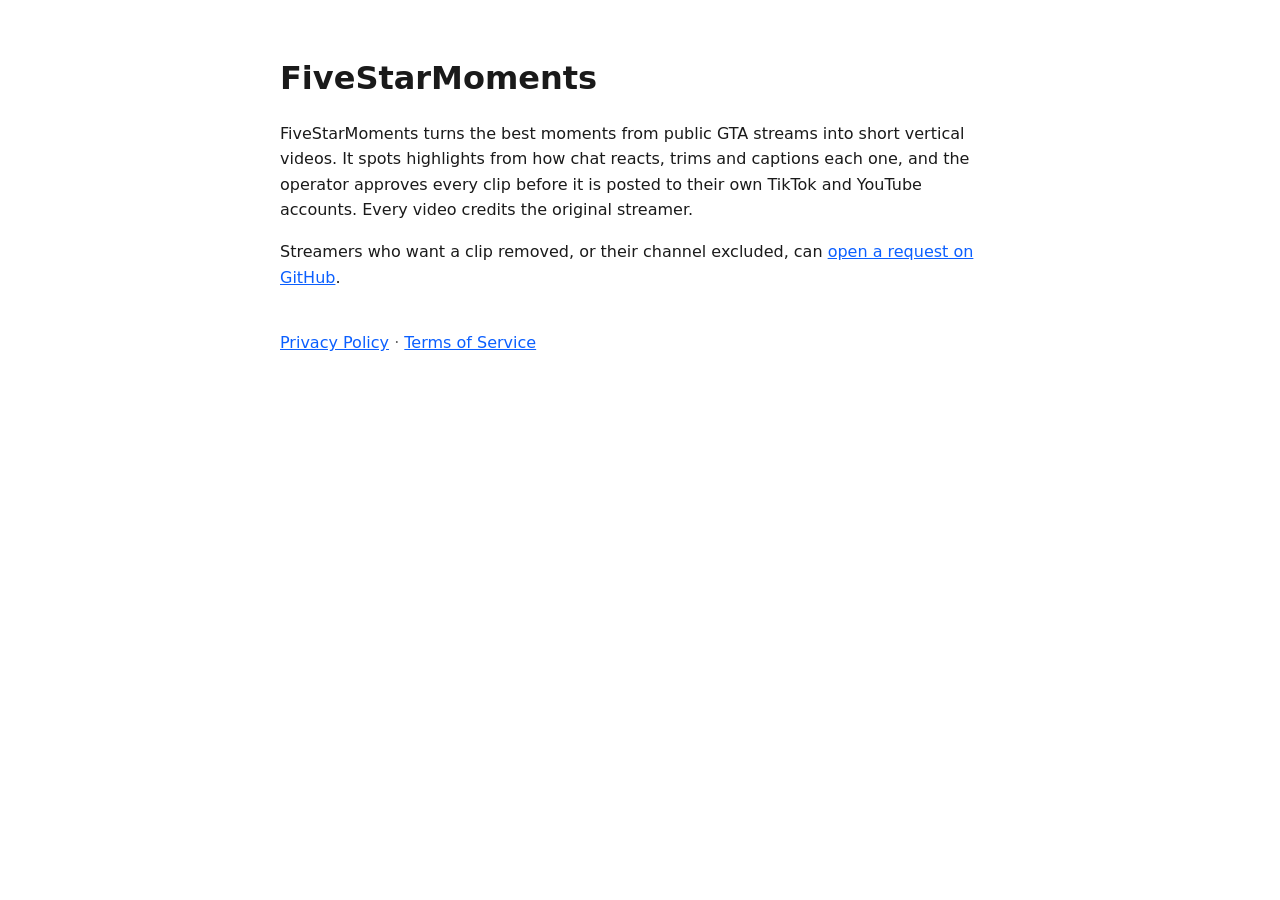
<file: index.html>
<!doctype html>
<html lang="en">
<head>
<meta charset="utf-8">
<meta name="viewport" content="width=device-width, initial-scale=1">
<title>FiveStarMoments</title>
<link rel="stylesheet" href="style.css">
</head>
<body>
<main>
<h1>FiveStarMoments</h1>
<p>FiveStarMoments turns the best moments from public GTA streams into short vertical videos. It spots highlights from how
chat reacts, trims and captions each one, and the operator approves every clip before it is posted to their own
TikTok and YouTube accounts. Every video credits the original streamer.</p>
<p>Streamers who want a clip removed, or their channel excluded, can
<a href="https://github.com/Lampandreik/fivestarmoments-site/issues">open a request on GitHub</a>.</p>
<p class="links"><a href="privacy.html">Privacy Policy</a> · <a href="terms.html">Terms of Service</a></p>
</main>
</body>
</html>
</file>
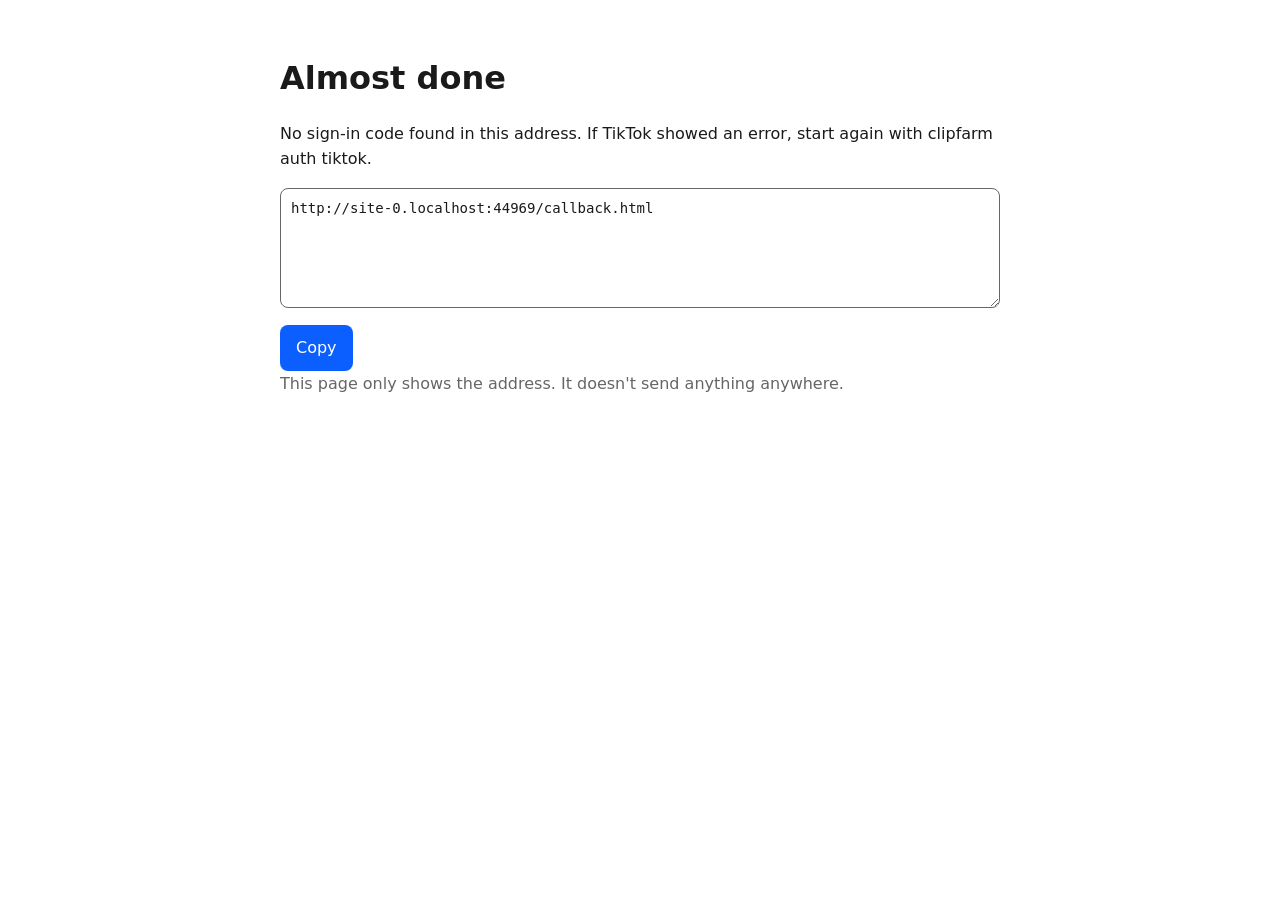
<file: callback.html>
<!doctype html>
<html lang="en">
<head>
<meta charset="utf-8">
<meta name="viewport" content="width=device-width, initial-scale=1">
<meta name="robots" content="noindex">
<meta name="referrer" content="no-referrer">
<title>FiveStarMoments – Sign-in</title>
<link rel="stylesheet" href="style.css">
<style>
  textarea { width: 100%; box-sizing: border-box; min-height: 120px; font: 14px/1.4 ui-monospace, monospace;
             padding: 10px; border-radius: 8px; border: 1px solid var(--muted); background: transparent; color: var(--fg); }
  button { margin-top: 10px; padding: 10px 16px; font: inherit; border-radius: 8px; border: 0; cursor: pointer;
           background: var(--link); color: #fff; }
</style>
</head>
<body>
<main>
<h1>Almost done</h1>
<p id="msg">Copy the full address below and paste it back into the terminal where <code>clipfarm auth tiktok</code> is waiting.</p>
<textarea id="url" readonly></textarea>
<button id="copy" type="button">Copy</button>
<p class="meta">This page only shows the address. It doesn't send anything anywhere.</p>
</main>
<script>
  const box = document.getElementById("url");
  box.value = location.href;
  // Sign-in started from the dashboard's Connect TikTok button: hand the code straight back to it.
  const state = new URLSearchParams(location.search).get("state") || "";
  if (state.startsWith("dash.")) {
    document.querySelector("h1").textContent = "Returning to your dashboard…";
    document.getElementById("msg").textContent =
      "If nothing happens, make sure the dashboard is open at http://localhost:8000, or copy the address below.";
    location.replace("http://localhost:8000/tiktok/callback" + location.search);
  }
  if (!location.search.includes("code=")) {
    document.getElementById("msg").textContent =
      "No sign-in code found in this address. If TikTok showed an error, start again with clipfarm auth tiktok.";
  }
  document.getElementById("copy").onclick = async () => {
    box.select();
    try { await navigator.clipboard.writeText(box.value); } catch (e) { document.execCommand("copy"); }
    document.getElementById("copy").textContent = "Copied";
  };
</script>
</body>
</html>
</file>
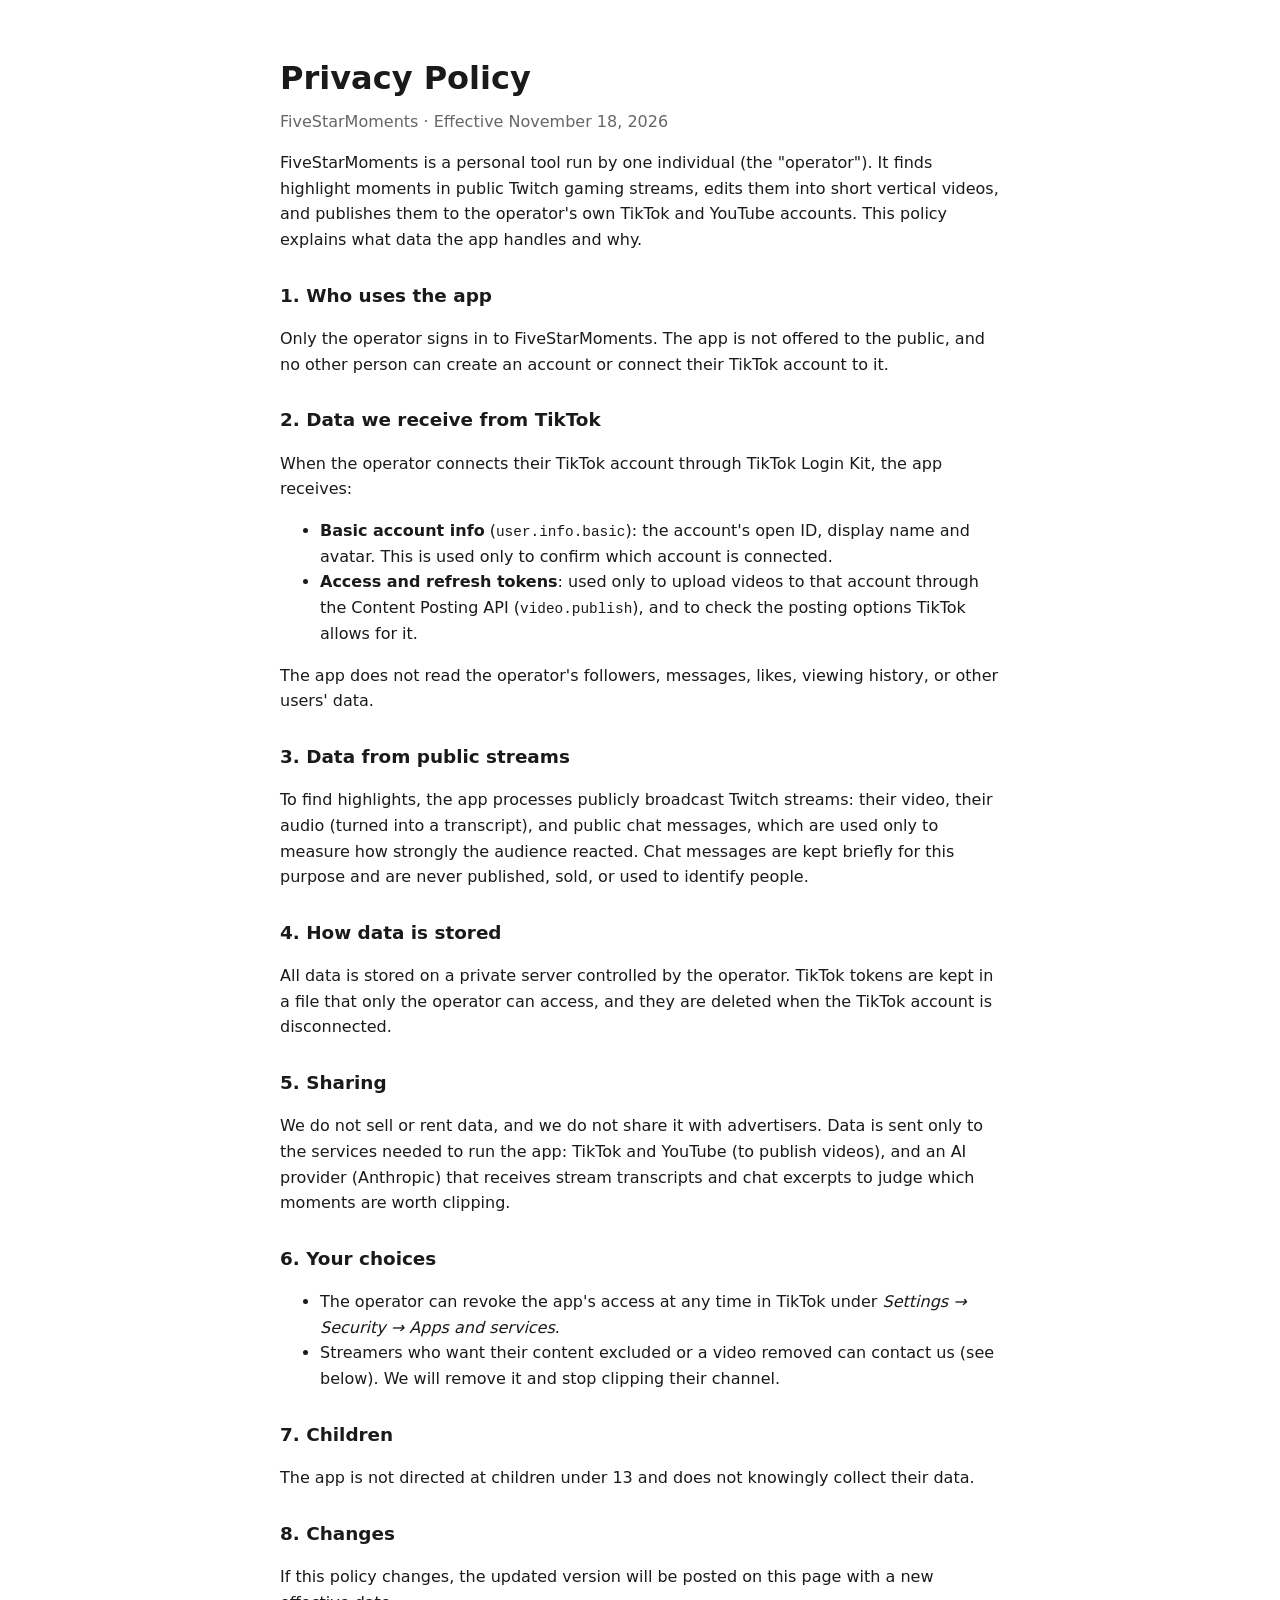
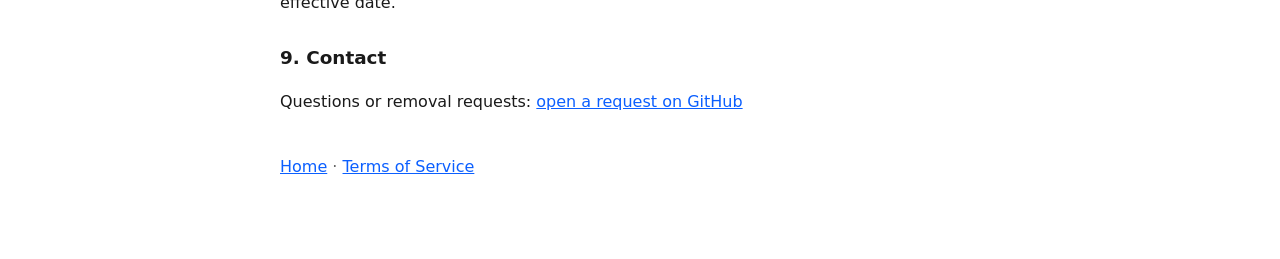
<file: privacy.html>
<!doctype html>
<html lang="en">
<head>
<meta charset="utf-8">
<meta name="viewport" content="width=device-width, initial-scale=1">
<title>Privacy Policy – FiveStarMoments</title>
<link rel="stylesheet" href="style.css">
</head>
<body>
<main>
<h1>Privacy Policy</h1>
<p class="meta">FiveStarMoments · Effective November 18, 2026</p>

<p>FiveStarMoments is a personal tool run by one individual (the "operator"). It finds highlight moments in public Twitch
gaming streams, edits them into short vertical videos, and publishes them to the operator's own TikTok and YouTube
accounts. This policy explains what data the app handles and why.</p>

<h2>1. Who uses the app</h2>
<p>Only the operator signs in to FiveStarMoments. The app is not offered to the public, and no other person can create an
account or connect their TikTok account to it.</p>

<h2>2. Data we receive from TikTok</h2>
<p>When the operator connects their TikTok account through TikTok Login Kit, the app receives:</p>
<ul>
  <li><strong>Basic account info</strong> (<code>user.info.basic</code>): the account's open ID, display name and
      avatar. This is used only to confirm which account is connected.</li>
  <li><strong>Access and refresh tokens</strong>: used only to upload videos to that account through the Content
      Posting API (<code>video.publish</code>), and to check the posting options TikTok allows for it.</li>
</ul>
<p>The app does not read the operator's followers, messages, likes, viewing history, or other users' data.</p>

<h2>3. Data from public streams</h2>
<p>To find highlights, the app processes publicly broadcast Twitch streams: their video, their audio (turned into a
transcript), and public chat messages, which are used only to measure how strongly the audience reacted. Chat messages
are kept briefly for this purpose and are never published, sold, or used to identify people.</p>

<h2>4. How data is stored</h2>
<p>All data is stored on a private server controlled by the operator. TikTok tokens are kept in a file that only the
operator can access, and they are deleted when the TikTok account is disconnected.</p>

<h2>5. Sharing</h2>
<p>We do not sell or rent data, and we do not share it with advertisers. Data is sent only to the services needed to run
the app: TikTok and YouTube (to publish videos), and an AI provider (Anthropic) that receives stream transcripts and
chat excerpts to judge which moments are worth clipping.</p>

<h2>6. Your choices</h2>
<ul>
  <li>The operator can revoke the app's access at any time in TikTok under <em>Settings → Security → Apps and
      services</em>.</li>
  <li>Streamers who want their content excluded or a video removed can contact us (see below). We will remove it and
      stop clipping their channel.</li>
</ul>

<h2>7. Children</h2>
<p>The app is not directed at children under 13 and does not knowingly collect their data.</p>

<h2>8. Changes</h2>
<p>If this policy changes, the updated version will be posted on this page with a new effective date.</p>

<h2>9. Contact</h2>
<p>Questions or removal requests: <a href="https://github.com/Lampandreik/fivestarmoments-site/issues">open a request on GitHub</a></p>

<p class="links"><a href="index.html">Home</a> · <a href="terms.html">Terms of Service</a></p>
</main>
</body>
</html>
</file>
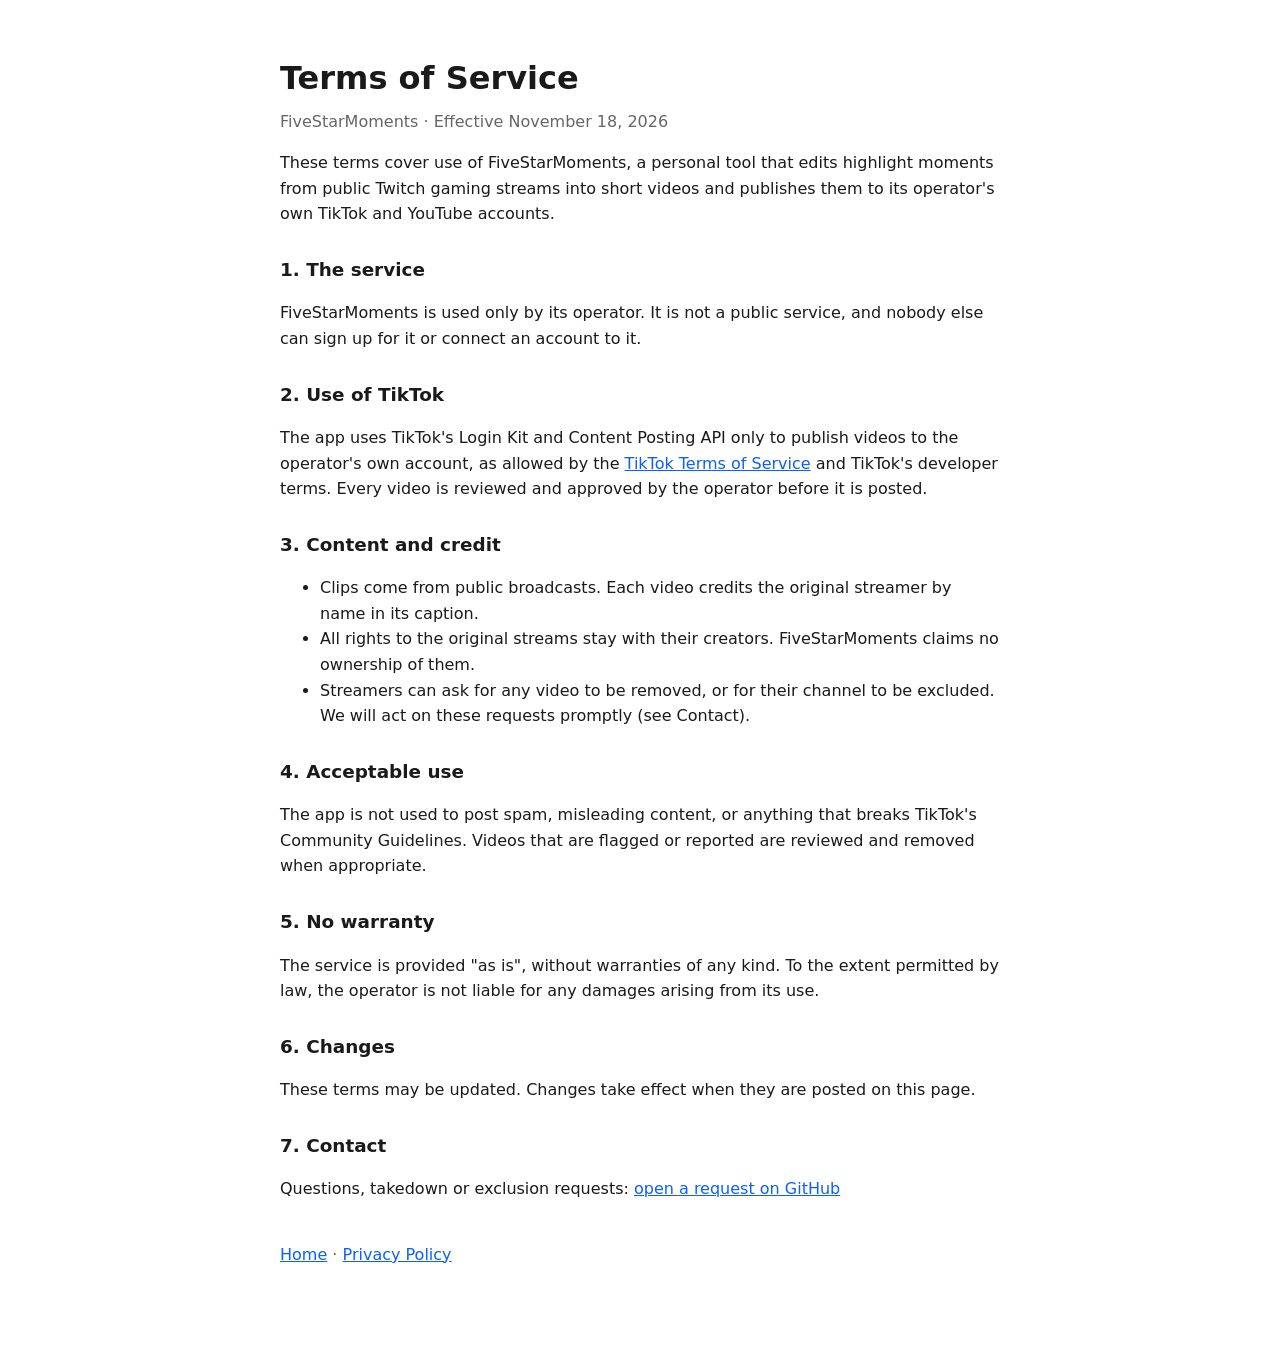
<file: terms.html>
<!doctype html>
<html lang="en">
<head>
<meta charset="utf-8">
<meta name="viewport" content="width=device-width, initial-scale=1">
<title>Terms of Service – FiveStarMoments</title>
<link rel="stylesheet" href="style.css">
</head>
<body>
<main>
<h1>Terms of Service</h1>
<p class="meta">FiveStarMoments · Effective November 18, 2026</p>

<p>These terms cover use of FiveStarMoments, a personal tool that edits highlight moments from public Twitch gaming streams
into short videos and publishes them to its operator's own TikTok and YouTube accounts.</p>

<h2>1. The service</h2>
<p>FiveStarMoments is used only by its operator. It is not a public service, and nobody else can sign up for it or connect
an account to it.</p>

<h2>2. Use of TikTok</h2>
<p>The app uses TikTok's Login Kit and Content Posting API only to publish videos to the operator's own account, as
allowed by the
<a href="https://www.tiktok.com/legal/page/global/terms-of-service/en">TikTok Terms of Service</a> and TikTok's
developer terms. Every video is reviewed and approved by the operator before it is posted.</p>

<h2>3. Content and credit</h2>
<ul>
  <li>Clips come from public broadcasts. Each video credits the original streamer by name in its caption.</li>
  <li>All rights to the original streams stay with their creators. FiveStarMoments claims no ownership of them.</li>
  <li>Streamers can ask for any video to be removed, or for their channel to be excluded. We will act on these
      requests promptly (see Contact).</li>
</ul>

<h2>4. Acceptable use</h2>
<p>The app is not used to post spam, misleading content, or anything that breaks TikTok's Community Guidelines.
Videos that are flagged or reported are reviewed and removed when appropriate.</p>

<h2>5. No warranty</h2>
<p>The service is provided "as is", without warranties of any kind. To the extent permitted by law, the operator is not
liable for any damages arising from its use.</p>

<h2>6. Changes</h2>
<p>These terms may be updated. Changes take effect when they are posted on this page.</p>

<h2>7. Contact</h2>
<p>Questions, takedown or exclusion requests: <a href="https://github.com/Lampandreik/fivestarmoments-site/issues">open a request on GitHub</a></p>

<p class="links"><a href="index.html">Home</a> · <a href="privacy.html">Privacy Policy</a></p>
</main>
</body>
</html>
</file>
<file: style.css>
:root { --bg: #ffffff; --fg: #1a1a1a; --muted: #666; --link: #0b5fff; }
@media (prefers-color-scheme: dark) { :root { --bg: #111; --fg: #e8e8e8; --muted: #999; --link: #7aa7ff; } }
body { margin: 0; background: var(--bg); color: var(--fg); font: 16px/1.6 system-ui, -apple-system, Segoe UI, sans-serif; }
main { max-width: 720px; margin: 0 auto; padding: 32px 16px 64px; }
h1 { margin-bottom: 4px; }
h2 { font-size: 1.15rem; margin-top: 28px; }
.meta { color: var(--muted); margin-top: 0; }
a { color: var(--link); }
code { font-size: .9em; }
.links { margin-top: 40px; color: var(--muted); }
</file>
